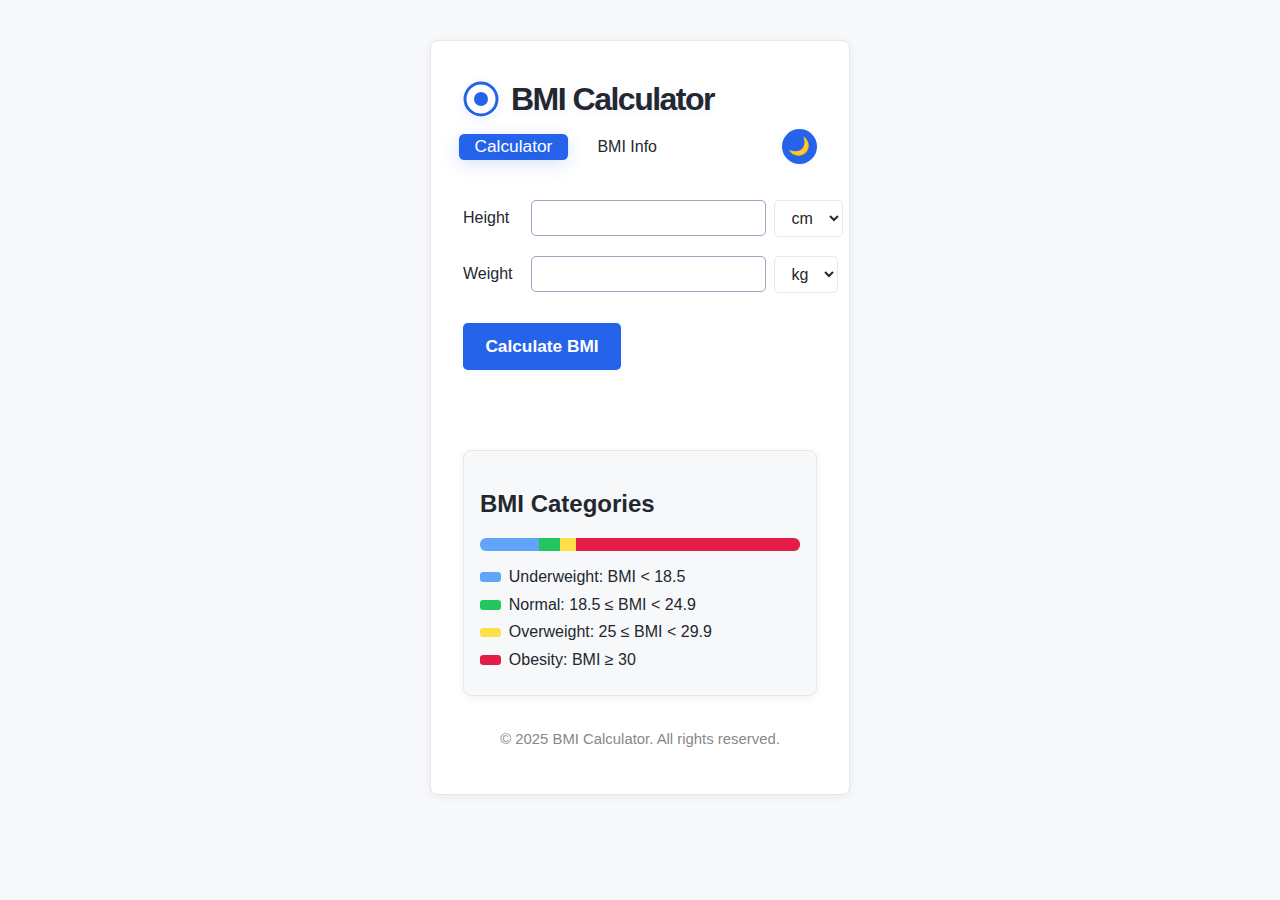
<file: index.html>
<!DOCTYPE html>
<html lang="en">

<head>
    <meta charset="UTF-8" />
    <meta name="viewport" content="width=device-width, initial-scale=1.0" />
    <title>BMI Calculator</title>
    <link rel="stylesheet" href="style.css" />
</head>

<body>
    <div class="app-container">
        <header>
            <div class="logo-title">
                <span class="app-logo" aria-label="BMI Calculator Logo">
                    <svg width="36" height="36" viewBox="0 0 36 36" fill="none" xmlns="http://www.w3.org/2000/svg"
                        aria-hidden="true">
                        <circle cx="18" cy="18" r="16" stroke="#2563eb" stroke-width="3" fill="#fff" />
                        <rect x="11" y="11" width="14" height="14" rx="7" fill="#2563eb" />
                    </svg>
                </span>
                <h1>BMI Calculator</h1>
            </div>
            <nav>
                <a href="index.html" class="active">Calculator</a>
                <a href="bmi-info.html">BMI Info</a>
                <button id="theme-toggle" aria-label="Toggle theme"></button>
            </nav>
        </header>
        <main>
            <section class="bmi-section">
                <form id="bmi-form">
                    <div class="input-group">
                        <label for="height">Height</label>
                        <input type="number" id="height" name="height" min="0" step="any" required />
                        <select id="height-unit">
                            <option value="cm">cm</option>
                            <option value="in">in</option>
                        </select>
                    </div>
                    <div class="input-group">
                        <label for="weight">Weight</label>
                        <input type="number" id="weight" name="weight" min="0" step="any" required />
                        <select id="weight-unit">
                            <option value="kg">kg</option>
                            <option value="lb">lb</option>
                        </select>
                    </div>
                    <button type="submit">Calculate BMI</button>
                </form>
                <div id="bmi-result"></div>
            </section>
            <section class="bmi-guidelines">
                <h2>BMI Categories</h2>
                <div id="bmi-chart"></div>
                <ul>
                    <li><span class="bmi-range underweight"></span> Underweight: BMI &lt; 18.5</li>
                    <li><span class="bmi-range normal"></span> Normal: 18.5 ≤ BMI &lt; 24.9</li>
                    <li><span class="bmi-range overweight"></span> Overweight: 25 ≤ BMI &lt; 29.9</li>
                    <li><span class="bmi-range obesity"></span> Obesity: BMI ≥ 30</li>
                </ul>
            </section>
        </main>
        <footer>
            <p>&copy; 2025 BMI Calculator. All rights reserved.</p>
        </footer>
    </div>
    <script src="script.js"></script>
</body>

</html>
</file>
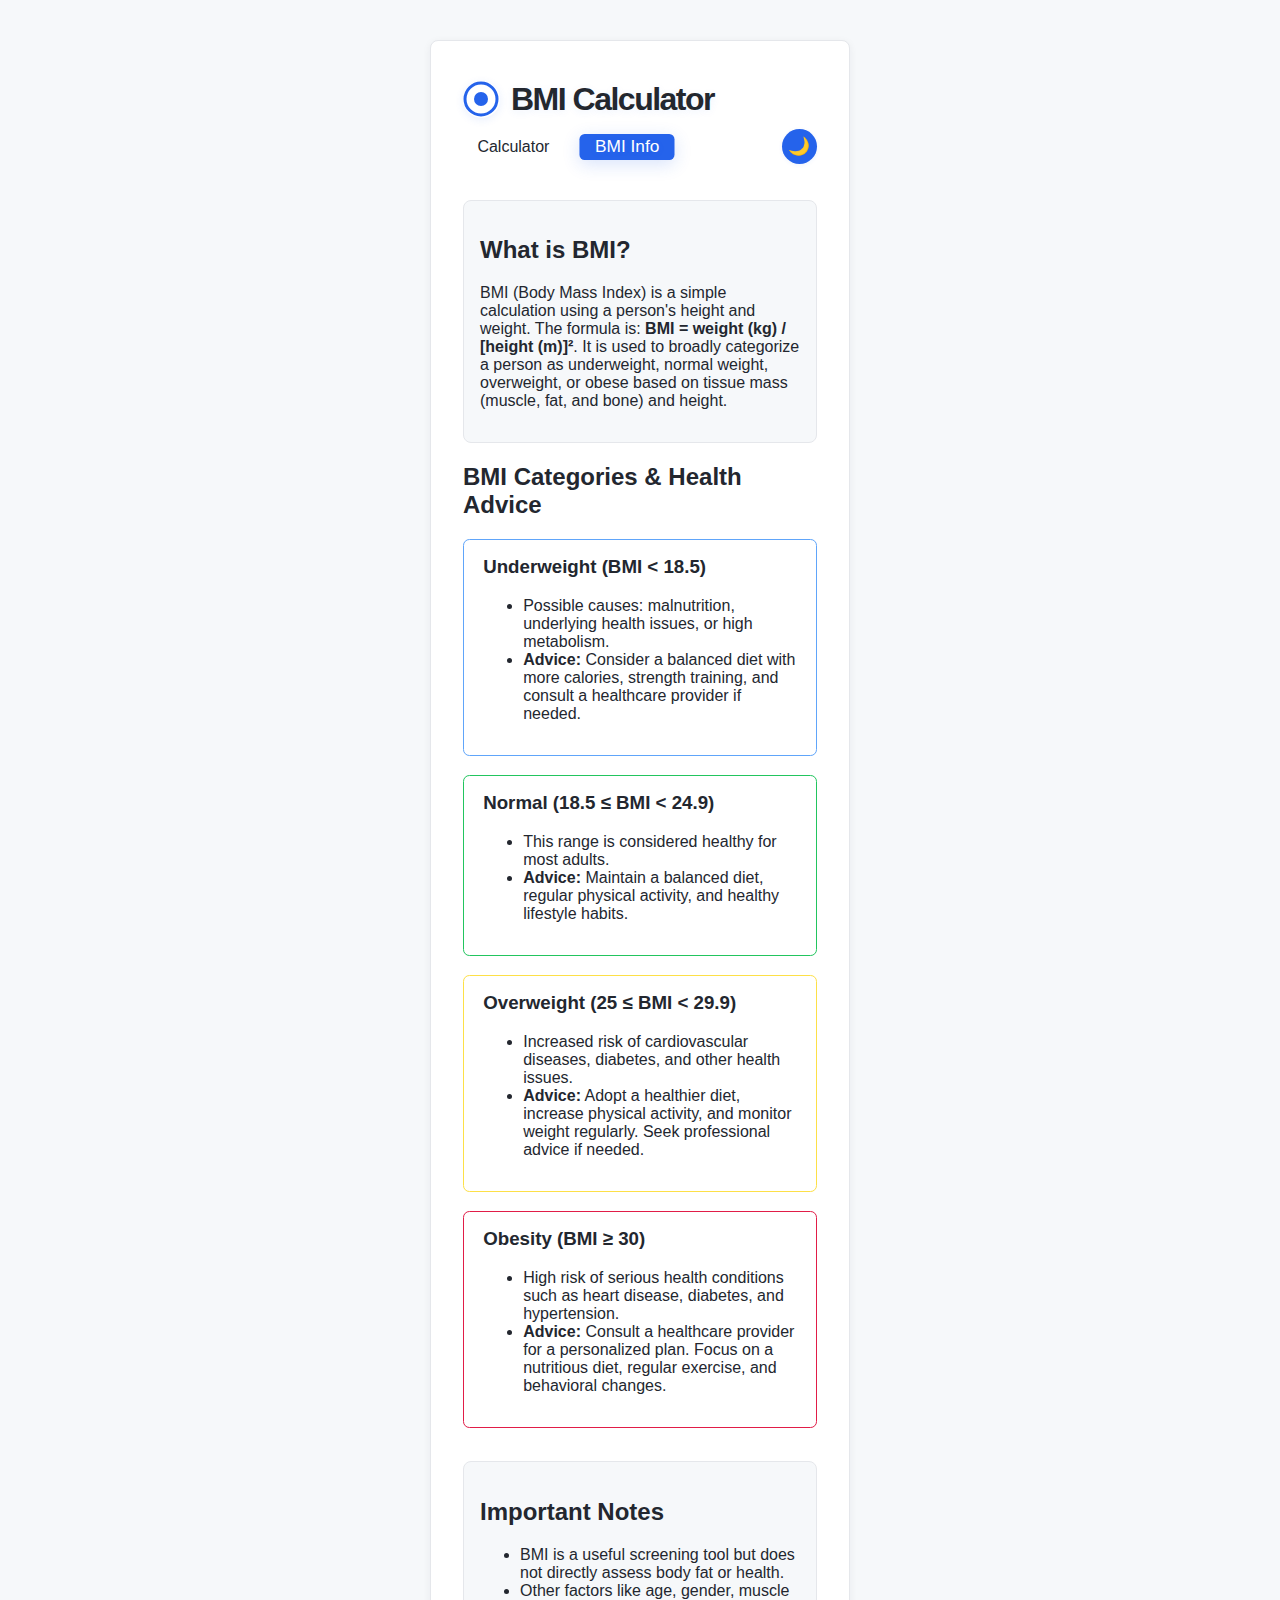
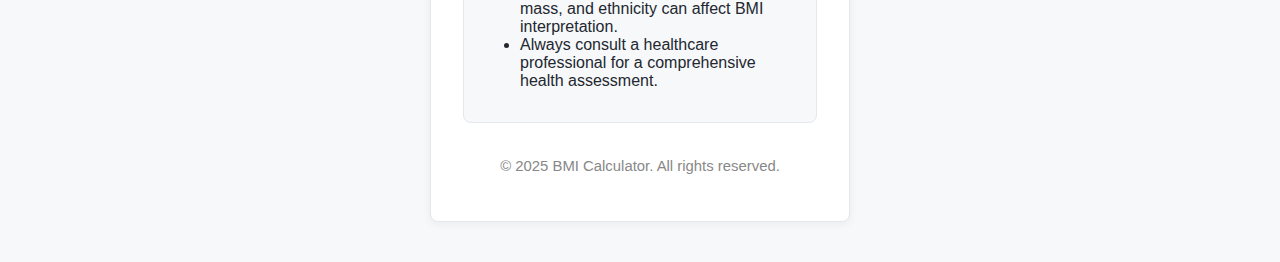
<file: bmi-info.html>
<!DOCTYPE html>
<html lang="en">

<head>
    <meta charset="UTF-8" />
    <meta name="viewport" content="width=device-width, initial-scale=1.0" />
    <title>BMI Info & Health Advice</title>
    <link rel="stylesheet" href="style.css" />
</head>

<body>
    <div class="app-container">
        <header>
            <div class="logo-title">
                <span class="app-logo" aria-label="BMI Calculator Logo">
                    <svg width="36" height="36" viewBox="0 0 36 36" fill="none" xmlns="http://www.w3.org/2000/svg"
                        aria-hidden="true">
                        <circle cx="18" cy="18" r="16" stroke="#2563eb" stroke-width="3" fill="#fff" />
                        <rect x="11" y="11" width="14" height="14" rx="7" fill="#2563eb" />
                    </svg>
                </span>
                <h1>BMI Calculator</h1>
            </div>
            <nav>
                <a href="index.html">Calculator</a>
                <a href="bmi-info.html" class="active">BMI Info</a>
                <button id="theme-toggle" aria-label="Toggle theme"></button>
            </nav>
        </header>
        <main>
            <section class="bmi-description">
                <h2>What is BMI?</h2>
                <p>BMI (Body Mass Index) is a simple calculation using a person's height and weight. The formula is:
                    <strong>BMI = weight (kg) / [height (m)]²</strong>. It is used to broadly categorize a person as
                    underweight, normal weight, overweight, or obese based on tissue mass (muscle, fat, and bone) and
                    height.
                </p>
            </section>
            <section class="bmi-categories">
                <h2>BMI Categories & Health Advice</h2>
                <div class="bmi-category-detail underweight">
                    <h3>Underweight (BMI &lt; 18.5)</h3>
                    <ul>
                        <li>Possible causes: malnutrition, underlying health issues, or high metabolism.</li>
                        <li><strong>Advice:</strong> Consider a balanced diet with more calories, strength training, and
                            consult a healthcare provider if needed.</li>
                    </ul>
                </div>
                <div class="bmi-category-detail normal">
                    <h3>Normal (18.5 ≤ BMI &lt; 24.9)</h3>
                    <ul>
                        <li>This range is considered healthy for most adults.</li>
                        <li><strong>Advice:</strong> Maintain a balanced diet, regular physical activity, and healthy
                            lifestyle habits.</li>
                    </ul>
                </div>
                <div class="bmi-category-detail overweight">
                    <h3>Overweight (25 ≤ BMI &lt; 29.9)</h3>
                    <ul>
                        <li>Increased risk of cardiovascular diseases, diabetes, and other health issues.</li>
                        <li><strong>Advice:</strong> Adopt a healthier diet, increase physical activity, and monitor
                            weight regularly. Seek professional advice if needed.</li>
                    </ul>
                </div>
                <div class="bmi-category-detail obesity">
                    <h3>Obesity (BMI ≥ 30)</h3>
                    <ul>
                        <li>High risk of serious health conditions such as heart disease, diabetes, and hypertension.
                        </li>
                        <li><strong>Advice:</strong> Consult a healthcare provider for a personalized plan. Focus on a
                            nutritious diet, regular exercise, and behavioral changes.</li>
                    </ul>
                </div>
            </section>
            <section class="bmi-notes">
                <h2>Important Notes</h2>
                <ul>
                    <li>BMI is a useful screening tool but does not directly assess body fat or health.</li>
                    <li>Other factors like age, gender, muscle mass, and ethnicity can affect BMI interpretation.</li>
                    <li>Always consult a healthcare professional for a comprehensive health assessment.</li>
                </ul>
            </section>
        </main>
        <footer>
            <p>&copy; 2025 BMI Calculator. All rights reserved.</p>
        </footer>
    </div>
    <script src="script.js"></script>
</body>

</html>
</file>
<file: style.css>
/* CSS Variables for themes */
:root {
    --primary-bg: #f6f8fa;
    --primary-text: #23272f;
    --accent: #2563eb;
    --accent-hover: #1d4ed8;
    --accent-active: #1e40af;
    --danger: #e11d48;
    --safe: #22c55e;
    --border-radius: 0.5rem;
    --card-bg: #fff;
    --border: 1px solid #e5e7eb;
    --shadow: 0 2px 8px rgba(30, 41, 59, 0.06);
}

[data-theme="dark"] {
    --primary-bg: #181a1b;
    --primary-text: #f3f4f6;
    --card-bg: #23272f;
    --border: 1px solid #23272f;
    --shadow: 0 2px 8px rgba(0, 0, 0, 0.18);
    --accent: #60a5fa;
    --accent-hover: #3b82f6;
    --accent-active: #1e40af;
}

@import url('https://fonts.googleapis.com/css2?family=Poppins:wght@400;600;800&display=swap');

* {
    box-sizing: border-box;
}

body {
    font-family: 'Poppins', 'Segoe UI', Arial, sans-serif;
    background: var(--primary-bg);
    color: var(--primary-text);
    margin: 0;
    transition: background 0.3s, color 0.3s;
}

.app-container {
    max-width: 420px;
    margin: 2.5rem auto;
    background: var(--card-bg);
    border-radius: var(--border-radius);
    border: var(--border);
    padding: 2.5rem 2rem 2rem 2rem;
    box-shadow: var(--shadow);
}

header {
    display: flex;
    flex-direction: column;
    align-items: flex-start;
    gap: 0.5rem;
    margin-bottom: 2.2rem;
}

.logo-title {
    display: flex;
    align-items: center;
    gap: 0.7rem;
    margin-bottom: 0.2rem;
}

.app-logo {
    display: flex;
    align-items: center;
    justify-content: center;
    width: 2.3rem;
    height: 2.3rem;
    background: none;
    border-radius: 50%;
    box-shadow: 0 2px 8px rgba(37, 99, 235, 0.10);
    transition: box-shadow 0.3s;
}

.app-logo svg {
    display: block;
}

header h1 {
    font-family: 'Poppins', 'Segoe UI', Arial, sans-serif;
    font-size: 2rem;
    font-weight: 800;
    margin: 0;
    letter-spacing: -1.5px;
    color: var(--primary-text);
    text-shadow: 0 2px 8px rgba(37, 99, 235, 0.08);
}

#theme-toggle {
    width: 2.2rem;
    height: 2.2rem;
    border: none;
    border-radius: 50%;
    background: var(--accent);
    color: #fff;
    font-size: 1.1rem;
    cursor: pointer;
    transition: background 0.3s, box-shadow 0.3s;
    display: flex;
    align-items: center;
    justify-content: center;
    box-shadow: 0 1px 4px rgba(37, 99, 235, 0.08);
}

#theme-toggle:after {
    content: "🌙";
}

[data-theme="dark"] #theme-toggle:after {
    content: "☀️";
}

#theme-toggle:hover,
#theme-toggle:focus {
    background: var(--accent-hover);
    box-shadow: 0 2px 8px rgba(37, 99, 235, 0.12);
    outline: none;
}

#theme-toggle:active {
    background: var(--accent-active);
}

nav {
    display: flex;
    align-items: center;
    gap: 1.2rem;
    width: 100%;
}

nav a {
    text-decoration: none;
    color: var(--primary-text);
    padding: 0.2rem 0.9rem;
    border-radius: 0.3rem;
    font-weight: 500;
    font-size: 1rem;
    transition: background 0.2s, color 0.2s;
}

nav a.active,
nav a:hover,
nav a:focus {
    background: var(--accent);
    color: #fff;
    outline: none;
    box-shadow: 0 4px 16px rgba(37, 99, 235, 0.18);
    transform: scale(1.08);
    text-shadow: 0 1px 6px rgba(37, 99, 235, 0.12);
    transition: background 0.2s, color 0.2s, box-shadow 0.2s, transform 0.15s, text-shadow 0.2s;
}

nav button#theme-toggle {
    margin-left: auto;
}

main section {
    margin-bottom: 2.1rem;
}

.input-group {
    display: flex;
    align-items: center;
    gap: 0.5rem;
    margin-bottom: 1.2rem;
}

.input-group label {
    min-width: 60px;
    font-size: 1rem;
}

input[type="number"],
select {
    padding: 0.5rem 0.8rem;
    border-radius: 0.3rem;
    border: var(--border);
    font-size: 1rem;
    background: var(--card-bg);
    color: var(--primary-text);
    outline: none;
    transition: border 0.2s, box-shadow 0.2s;
}

input[type="number"]:focus,
select:focus {
    border-color: var(--accent);
    box-shadow: 0 0 0 2px rgba(37, 99, 235, 0.12);
}

button[type="submit"] {
    background: var(--accent);
    color: #fff;
    border: none;
    border-radius: 0.3rem;
    padding: 0.8rem 1.4rem;
    font-size: 1.08rem;
    cursor: pointer;
    margin-top: 0.7rem;
    transition: background 0.2s, box-shadow 0.2s, transform 0.1s;
    font-weight: 600;
    box-shadow: 0 1px 4px rgba(37, 99, 235, 0.08);
    outline: none;
}

button[type="submit"],
#theme-toggle {
    transition: background 0.2s, box-shadow 0.2s, transform 0.12s;
}

button[type="submit"]:hover,
button[type="submit"]:focus,
#theme-toggle:hover,
#theme-toggle:focus {
    background: var(--accent-hover);
    box-shadow: 0 4px 16px rgba(37, 99, 235, 0.18);
    transform: scale(1.06);
    outline: none;
}

button[type="submit"]:active,
#theme-toggle:active {
    background: var(--accent-active);
    transform: scale(0.98);
}

#bmi-result {
    margin-top: 1.2rem;
    font-size: 1.13rem;
    font-weight: 500;
    min-height: 1.5em;
}

#bmi-result .underweight {
    color: #60a5fa;
}

#bmi-result .normal {
    color: #22c55e;
}

#bmi-result .overweight {
    color: #fde047;
}

#bmi-result .obesity {
    color: #e11d48;
}

.bmi-guidelines {
    background: var(--primary-bg);
    border-radius: var(--border-radius);
    border: var(--border);
    padding: 1.2rem 1rem 1rem 1rem;
    box-shadow: var(--shadow);
}

.bmi-guidelines ul {
    list-style: none;
    padding: 0;
    margin: 1.1rem 0 0 0;
}

.bmi-guidelines li {
    margin-bottom: 0.6rem;
    display: flex;
    align-items: center;
    gap: 0.5rem;
    font-size: 1rem;
}

.bmi-range {
    display: inline-block;
    width: 1.3rem;
    height: 0.6rem;
    border-radius: 0.2rem;
}

.bmi-range.underweight {
    background: #60a5fa;
}

.bmi-range.normal {
    background: #22c55e;
}

.bmi-range.overweight {
    background: #fde047;
}

.bmi-range.obesity {
    background: #e11d48;
}

#bmi-chart {
    width: 100%;
    height: 13px;
    background: linear-gradient(90deg, #60a5fa 0% 18.5%, #22c55e 18.5% 24.9%, #fde047 24.9% 29.9%, #e11d48 29.9% 100%);
    border-radius: 6px;
    margin-bottom: 1.1rem;
    position: relative;
}

#bmi-chart .bmi-indicator {
    position: absolute;
    top: -4px;
    width: 2px;
    height: 21px;
    background: var(--primary-text);
    left: 0;
    transition: left 0.3s;
}

.bmi-category-detail {
    border-left: 4px solid var(--accent);
    background: var(--card-bg);
    margin-bottom: 1.2rem;
    padding: 1rem 1.2rem;
    border-radius: 0.4rem;
    border: var(--border);
    box-shadow: none;
}

.bmi-category-detail.underweight {
    border-color: #60a5fa;
}

.bmi-category-detail.normal {
    border-color: #22c55e;
}

.bmi-category-detail.overweight {
    border-color: #fde047;
}

.bmi-category-detail.obesity {
    border-color: #e11d48;
}

.bmi-category-detail h3 {
    margin-top: 0;
}

.bmi-description,
.bmi-notes {
    background: var(--primary-bg);
    border-radius: var(--border-radius);
    border: var(--border);
    padding: 1rem;
    margin-bottom: 1.2rem;
    box-shadow: none;
}

footer {
    text-align: center;
    margin-top: 2.2rem;
    color: #888;
    font-size: 0.93rem;
}

input,
select,
button,
nav,
.bmi-category-detail,
.bmi-description,
.bmi-notes,
.bmi-guidelines,
#bmi-result,
.bmi-label {
    font-family: 'Poppins', 'Segoe UI', Arial, sans-serif !important;
}

.input-group input[type="number"] {
    border: 1px solid rgba(37, 60, 120, 0.45);
    /* dark faded blue, thin */
    background: transparent;
    color: var(--primary-text);
    box-shadow: none;
}

.input-group input[type="number"]:focus {
    border-color: rgba(37, 60, 120, 0.7);
    /* slightly stronger on focus */
    box-shadow: 0 0 0 2px rgba(37, 60, 120, 0.10);
    background: transparent;
}

@media (max-width: 600px) {
    .app-container {
        padding: 1.1rem 0.5rem;
    }

    main section {
        margin-bottom: 1.1rem;
    }
}
</file>
